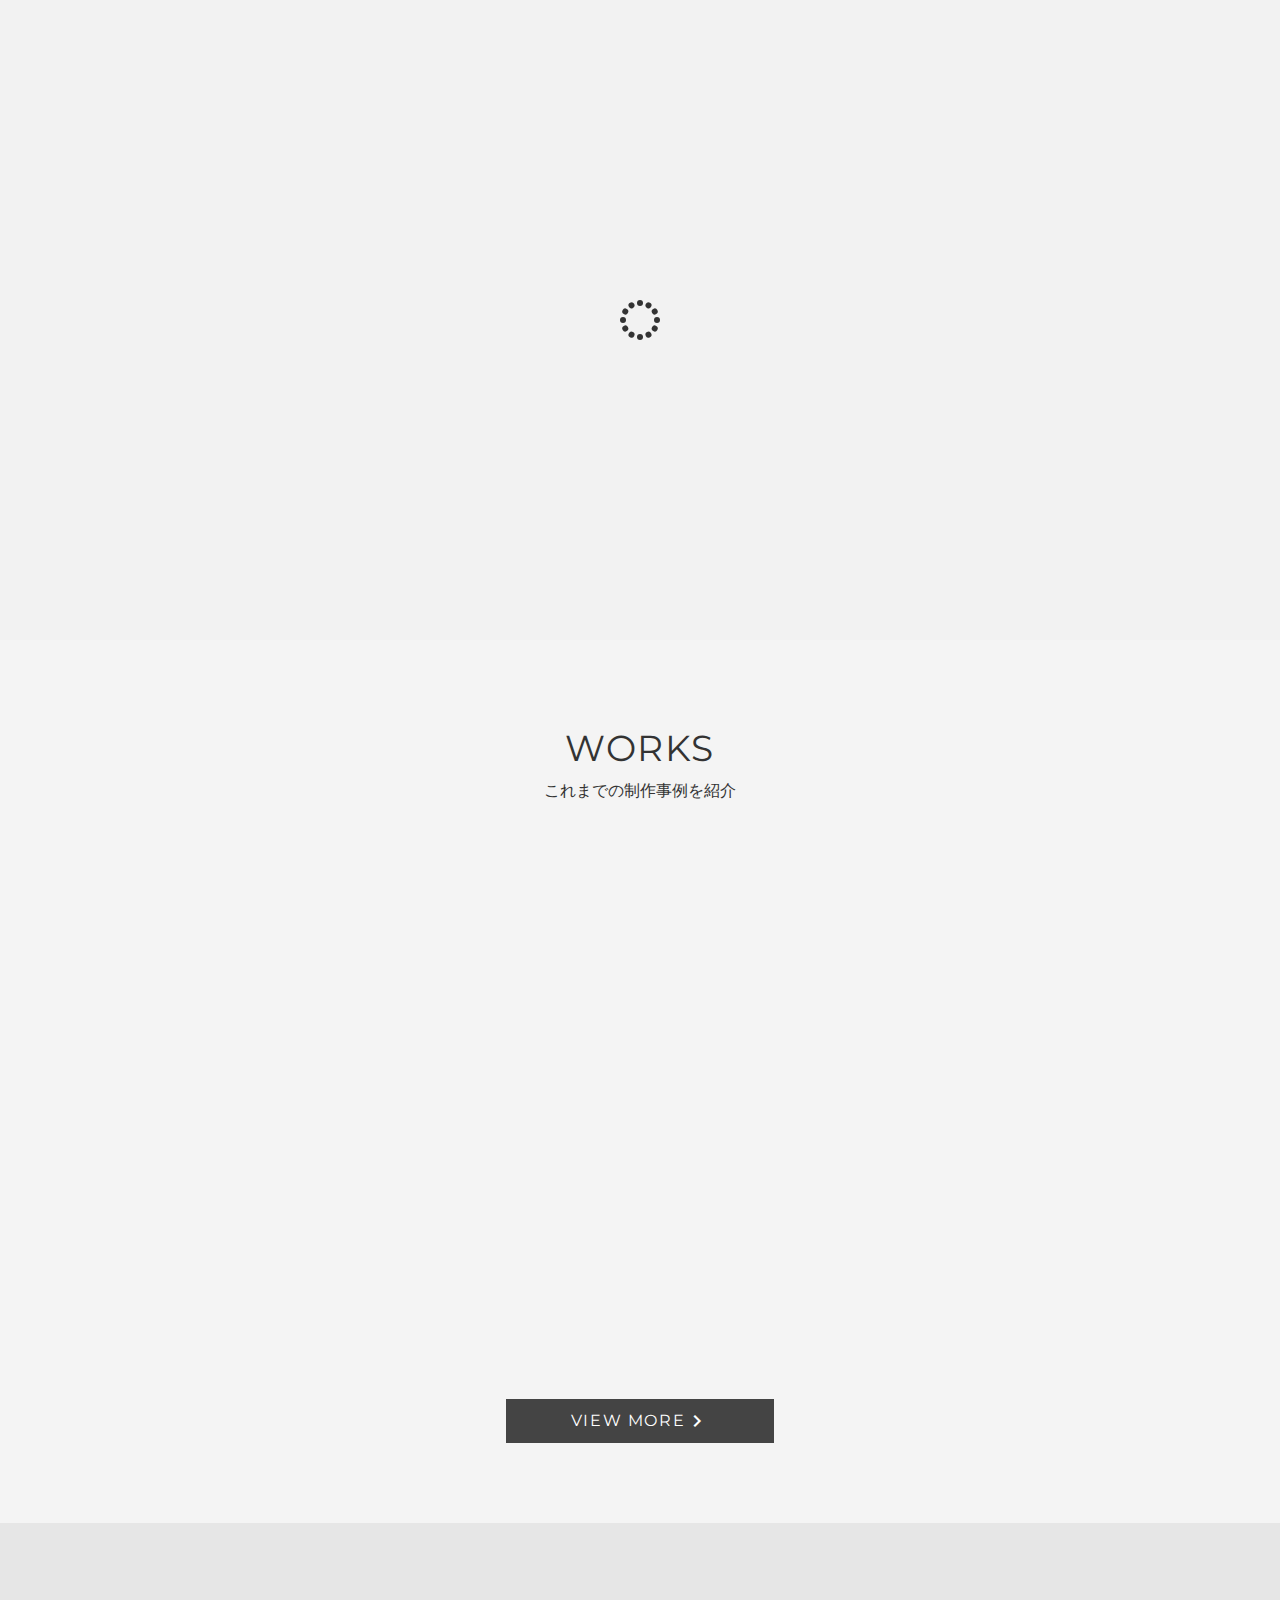
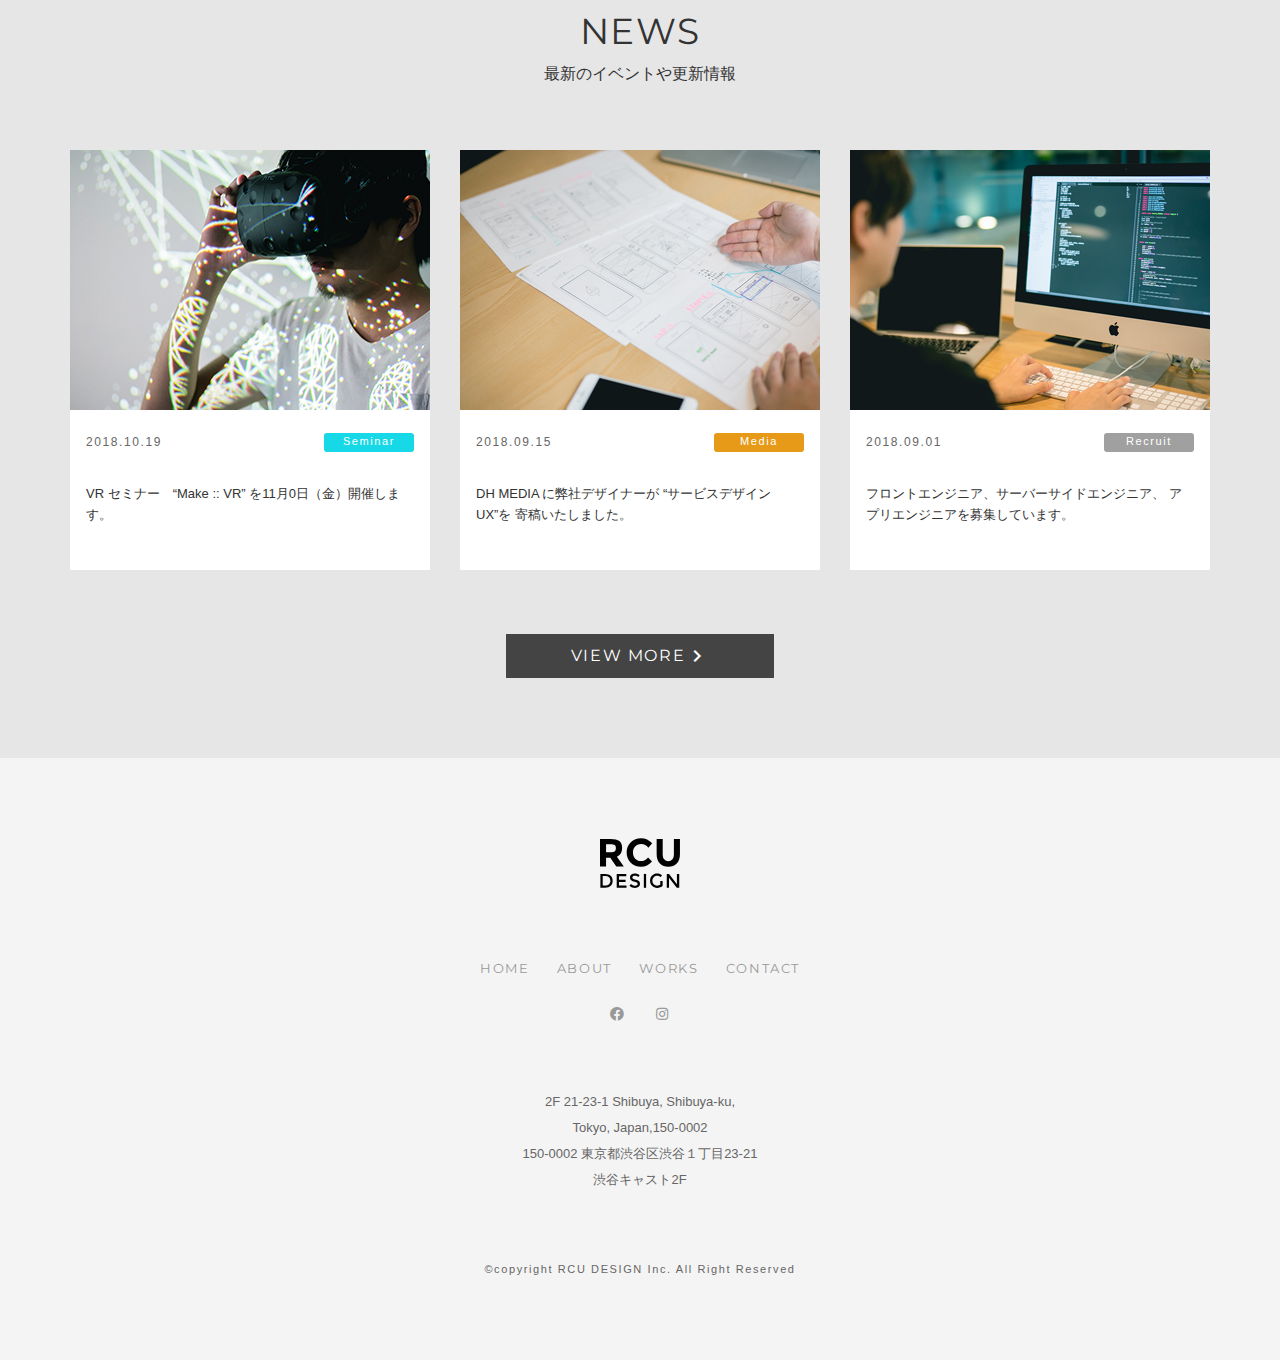
<file: 180821/rcu_js/index.html>
<!DOCTYPE html>
<html lang="ja">
<head>
    <meta charset="UTF-8">
    <title>Home | RCU Design</title>
    <link rel="stylesheet" href="css/reset.css">
    <link rel="stylesheet" href="https://use.fontawesome.com/releases/v5.1.0/css/all.css">
    <link href="https://fonts.googleapis.com/css?family=Montserrat" rel="stylesheet">
    <link href="https://fonts.googleapis.com/icon?family=Material+Icons" rel="stylesheet">
    <link rel="stylesheet" href="css/slick.css">
    <link rel="stylesheet" href="css/slick-theme.css">
    <link rel="stylesheet" href="css/style.css">
</head>
<body>
    <!-- loader -->
    <div class="loader-cotainer">
        <div class="sk-circle">
          <div class="sk-circle1 sk-child"></div>
          <div class="sk-circle2 sk-child"></div>
          <div class="sk-circle3 sk-child"></div>
          <div class="sk-circle4 sk-child"></div>
          <div class="sk-circle5 sk-child"></div>
          <div class="sk-circle6 sk-child"></div>
          <div class="sk-circle7 sk-child"></div>
          <div class="sk-circle8 sk-child"></div>
          <div class="sk-circle9 sk-child"></div>
          <div class="sk-circle10 sk-child"></div>
          <div class="sk-circle11 sk-child"></div>
          <div class="sk-circle12 sk-child"></div>
        </div>
    </div>
    <!-- loader -->

    <header>
        <div class="slider">
            <div class="slide1"></div>
            <div class="slide2"></div>
            <div class="slide3"></div>
        </div>


        <h1><img src="img/rcu_logo.svg" alt="RCU DESIGN"></h1>
        <nav>
            <div class="container">
                <h2><img src="img/rcu_logo.svg" alt="RCU DESIGN"></h2>
                <ul>
                    <li class="current"><a href="#">HOME</a></li>
                    <li><a href="#">ABOUT</a></li>
                    <li><a href="#">WORKS</a></li>
                    <li><a href="#">CONTACT</a></li>
                    <li><a href="#"><i class="fab fa-facebook"></i></a></li>
                    <li><a href="#"><i class="fab fa-instagram"></i></a></li>
                </ul>
            </div>
        </nav>
    </header>

    <section id="works">
        <h2>WORKS</h2>
        <p class="sub-copy">これまでの制作事例を紹介</p>
        <div class="container">
            <section id="graphic">
                <div class="works-bg"></div>
                <h3>GRAPHIC</h3>
            </section>
            <section id="signage-vr">
                <div class="works-bg"></div>
                <h3>SIGNAGE / VR</h3>
            </section>
            <section id="ui-ux">
                <div class="works-bg"></div>
                <h3>UI / UX</h3>
            </section>
        </div>
        <p class="btn"><a href="#">VIEW MORE<i class="material-icons">chevron_right</i></a></p>
    </section>
    <!-- #works -->

    <section id="news">
        <h2>NEWS</h2>
        <p class="sub-copy">最新のイベントや更新情報</p>
        <div class="container">
            <article id="news01">
                <figure>
                    <img src="./img/news01.jpg" alt="VR セミナー">
                </figure>
                <div class="news-data">
                    <time datetime="2018-10-19">2018.10.19</time>
                    <p class="news-category news-category-seminar">Seminar</p>
                </div>
                <h3>VR セミナー　“Make :: VR” を11月0日（金）開催します。</h3>
            </article>
            <article id="news02">
                <figure>
                    <img src="./img/news02.jpg" alt="サービスデザインUX">
                </figure>
                <div class="news-data">
                    <time datetime="2018-09-15">2018.09.15</time>
                    <p class="news-category news-category-media">Media</p>
                </div>
                <h3>DH MEDIA に弊社デザイナーが “サービスデザインUX”を
                寄稿いたしました。</h3>
            </article>
            <article id="news03">
                <figure>
                    <img src="./img/news03.jpg" alt="エンジニア募集">
                </figure>
                <div class="news-data">
                    <time datetime="2018-09-01">2018.09.01</time>
                    <p class="news-category">Recruit</p>
                </div>
                <h3>フロントエンジニア、サーバーサイドエンジニア、
                アプリエンジニアを募集しています。</h3>
            </article>
        </div>
        <p class="btn"><a href="#">VIEW MORE<i class="material-icons">chevron_right</i></a></p>
    </section>
    <!-- #news -->

    <footer>
        <h1><img src="img/rcu_logo.svg" alt="RCU DESIGN"></h1>
        <nav>
            <ul class="footer-nav-global">
                <li><a href="#">HOME</a></li>
                <li><a href="#">ABOUT</a></li>
                <li><a href="#">WORKS</a></li>
                <li><a href="#">CONTACT</a></li>
            </ul>
            <ul class="footer-nav-sns">
                <li><a href="#"><i class="fab fa-facebook"></i></a></li>
                <li><a href="#"><i class="fab fa-instagram"></i></a></li>
            </ul>
        </nav>

        <address>2F 21-23-1 Shibuya, Shibuya-ku,<br>
        Tokyo, Japan,150-0002<br>
        150-0002 東京都渋谷区渋谷１丁目23-21<br>
        渋谷キャスト2F</address>
        <p><small>&copy;copyright RCU DESIGN Inc. All Right Reserved</small></p>
    </footer>

    <div id="overlay">

    </div>



    <script src="js/jquery-3.3.1.min.js"></script>
    <script src="js/slick.min.js"></script>
    <script src="js/main.js"></script>

</body>
</html>
</file>
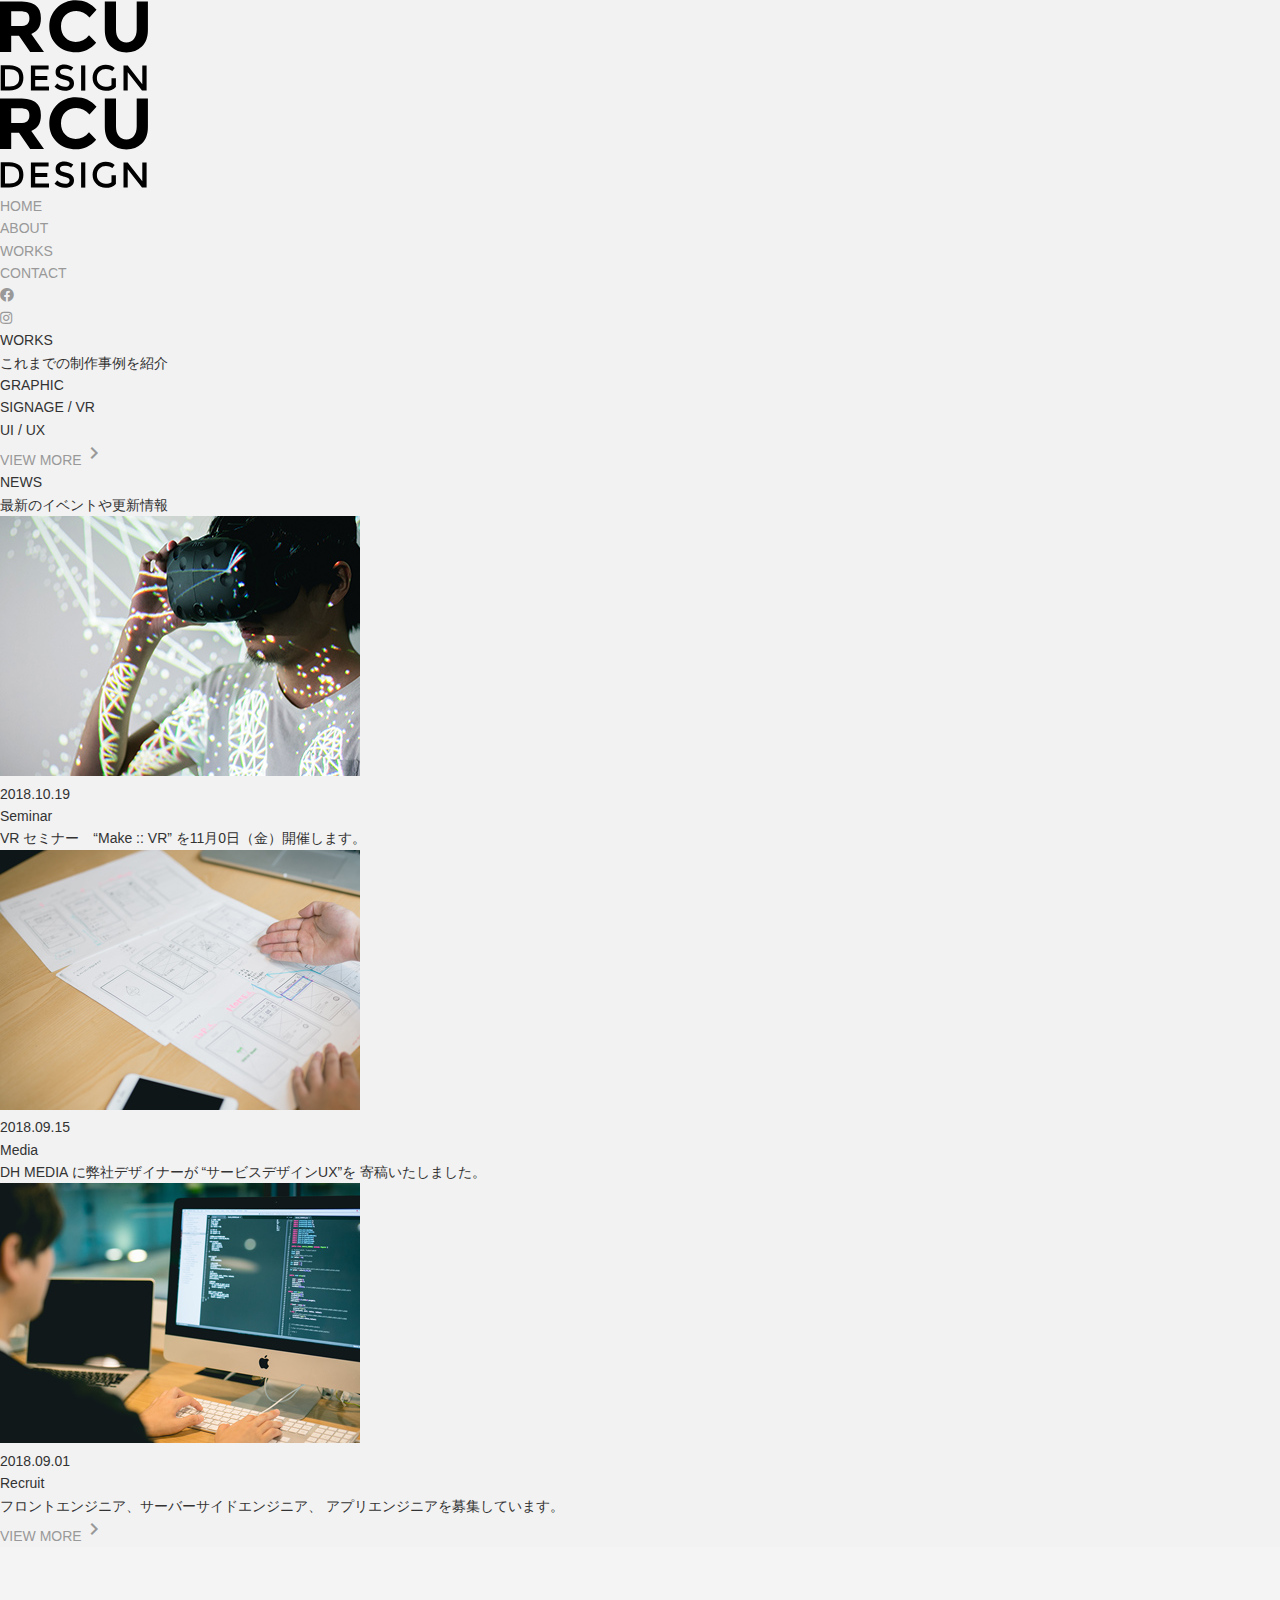
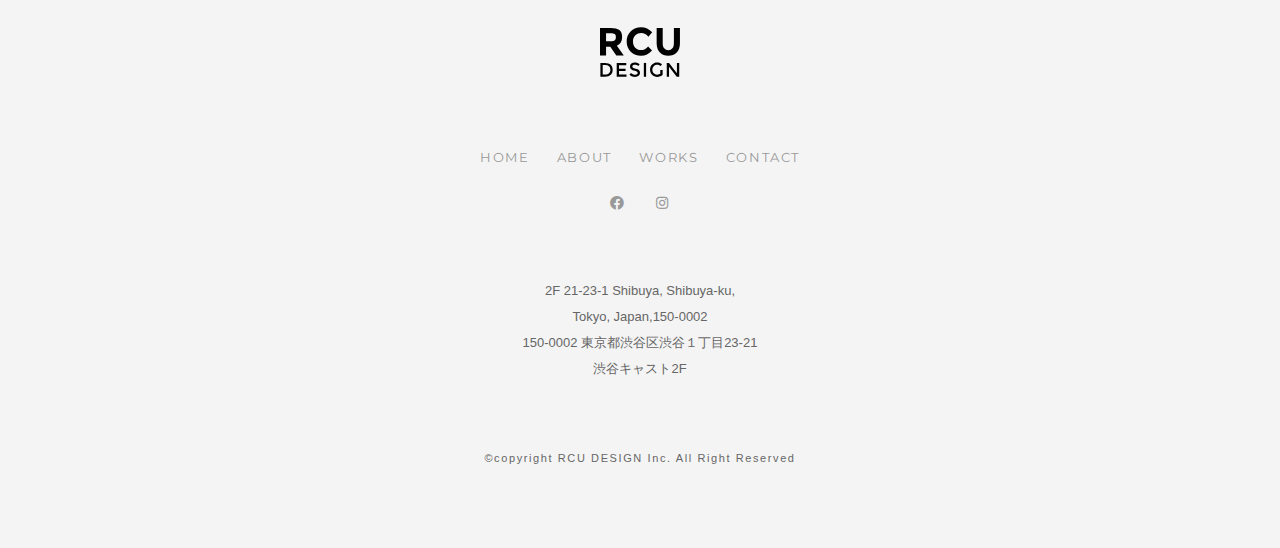
<file: 180821/rcu_mobile/index.html>
<!DOCTYPE html>
<html lang="ja">
<head>
    <meta charset="UTF-8">
    <title>Home | RCU Design</title>
    <link rel="stylesheet" href="css/reset.css">
    <link rel="stylesheet" href="https://use.fontawesome.com/releases/v5.1.0/css/all.css">
    <link href="https://fonts.googleapis.com/css?family=Montserrat" rel="stylesheet">
    <link href="https://fonts.googleapis.com/icon?family=Material+Icons" rel="stylesheet">
    <link rel="stylesheet" href="css/style.css">
</head>
<body>
    <header>
        <h1><img src="img/rcu_logo.svg" alt="RCU DESIGN"></h1>
        <nav>
            <div class="container">
                <h2><img src="img/rcu_logo.svg" alt="RCU DESIGN"></h2>
                <ul>
                    <li class="current"><a href="#">HOME</a></li>
                    <li><a href="#">ABOUT</a></li>
                    <li><a href="#">WORKS</a></li>
                    <li><a href="#">CONTACT</a></li>
                    <li><a href="#"><i class="fab fa-facebook"></i></a></li>
                    <li><a href="#"><i class="fab fa-instagram"></i></a></li>
                </ul>
            </div>
        </nav>
    </header>

    <section id="works">
        <h2>WORKS</h2>
        <p class="sub-copy">これまでの制作事例を紹介</p>
        <div class="container">
            <section id="graphic">
                <h3>GRAPHIC</h3>
            </section>
            <section id="signage-vr">
                <h3>SIGNAGE / VR</h3>
            </section>
            <section id="ui-ux">
                <h3>UI / UX</h3>
            </section>
        </div>
        <p class="btn"><a href="#">VIEW MORE<i class="material-icons">chevron_right</i></a></p>
    </section>
    <!-- #works -->

    <section id="news">
        <h2>NEWS</h2>
        <p class="sub-copy">最新のイベントや更新情報</p>
        <div class="container">
            <article id="news01">
                <figure>
                    <img src="./img/news01.jpg" alt="VR セミナー">
                </figure>
                <div class="news-data">
                    <time datetime="2018-10-19">2018.10.19</time>
                    <p class="news-category news-category-seminar">Seminar</p>
                </div>
                <h3>VR セミナー　“Make :: VR” を11月0日（金）開催します。</h3>
            </article>
            <article id="news02">
                <figure>
                    <img src="./img/news02.jpg" alt="サービスデザインUX">
                </figure>
                <div class="news-data">
                    <time datetime="2018-09-15">2018.09.15</time>
                    <p class="news-category news-category-media">Media</p>
                </div>
                <h3>DH MEDIA に弊社デザイナーが “サービスデザインUX”を
                寄稿いたしました。</h3>
            </article>
            <article id="news03">
                <figure>
                    <img src="./img/news03.jpg" alt="エンジニア募集">
                </figure>
                <div class="news-data">
                    <time datetime="2018-09-01">2018.09.01</time>
                    <p class="news-category">Recruit</p>
                </div>
                <h3>フロントエンジニア、サーバーサイドエンジニア、
                アプリエンジニアを募集しています。</h3>
            </article>
        </div>
        <p class="btn"><a href="#">VIEW MORE<i class="material-icons">chevron_right</i></a></p>
    </section>
    <!-- #news -->

    <footer>
        <h1><img src="img/rcu_logo.svg" alt="RCU DESIGN"></h1>
        <nav>
            <ul class="footer-nav-global">
                <li><a href="#">HOME</a></li>
                <li><a href="#">ABOUT</a></li>
                <li><a href="#">WORKS</a></li>
                <li><a href="#">CONTACT</a></li>
            </ul>
            <ul class="footer-nav-sns">
                <li><a href="#"><i class="fab fa-facebook"></i></a></li>
                <li><a href="#"><i class="fab fa-instagram"></i></a></li>
            </ul>
        </nav>

        <address>2F 21-23-1 Shibuya, Shibuya-ku,<br>
        Tokyo, Japan,150-0002<br>
        150-0002 東京都渋谷区渋谷１丁目23-21<br>
        渋谷キャスト2F</address>
        <p><small>&copy;copyright RCU DESIGN Inc. All Right Reserved</small></p>
    </footer>

    <script src="js/jquery-3.3.1.min.js"></script>
    <script src="js/main.js"></script>

</body>
</html>
</file>
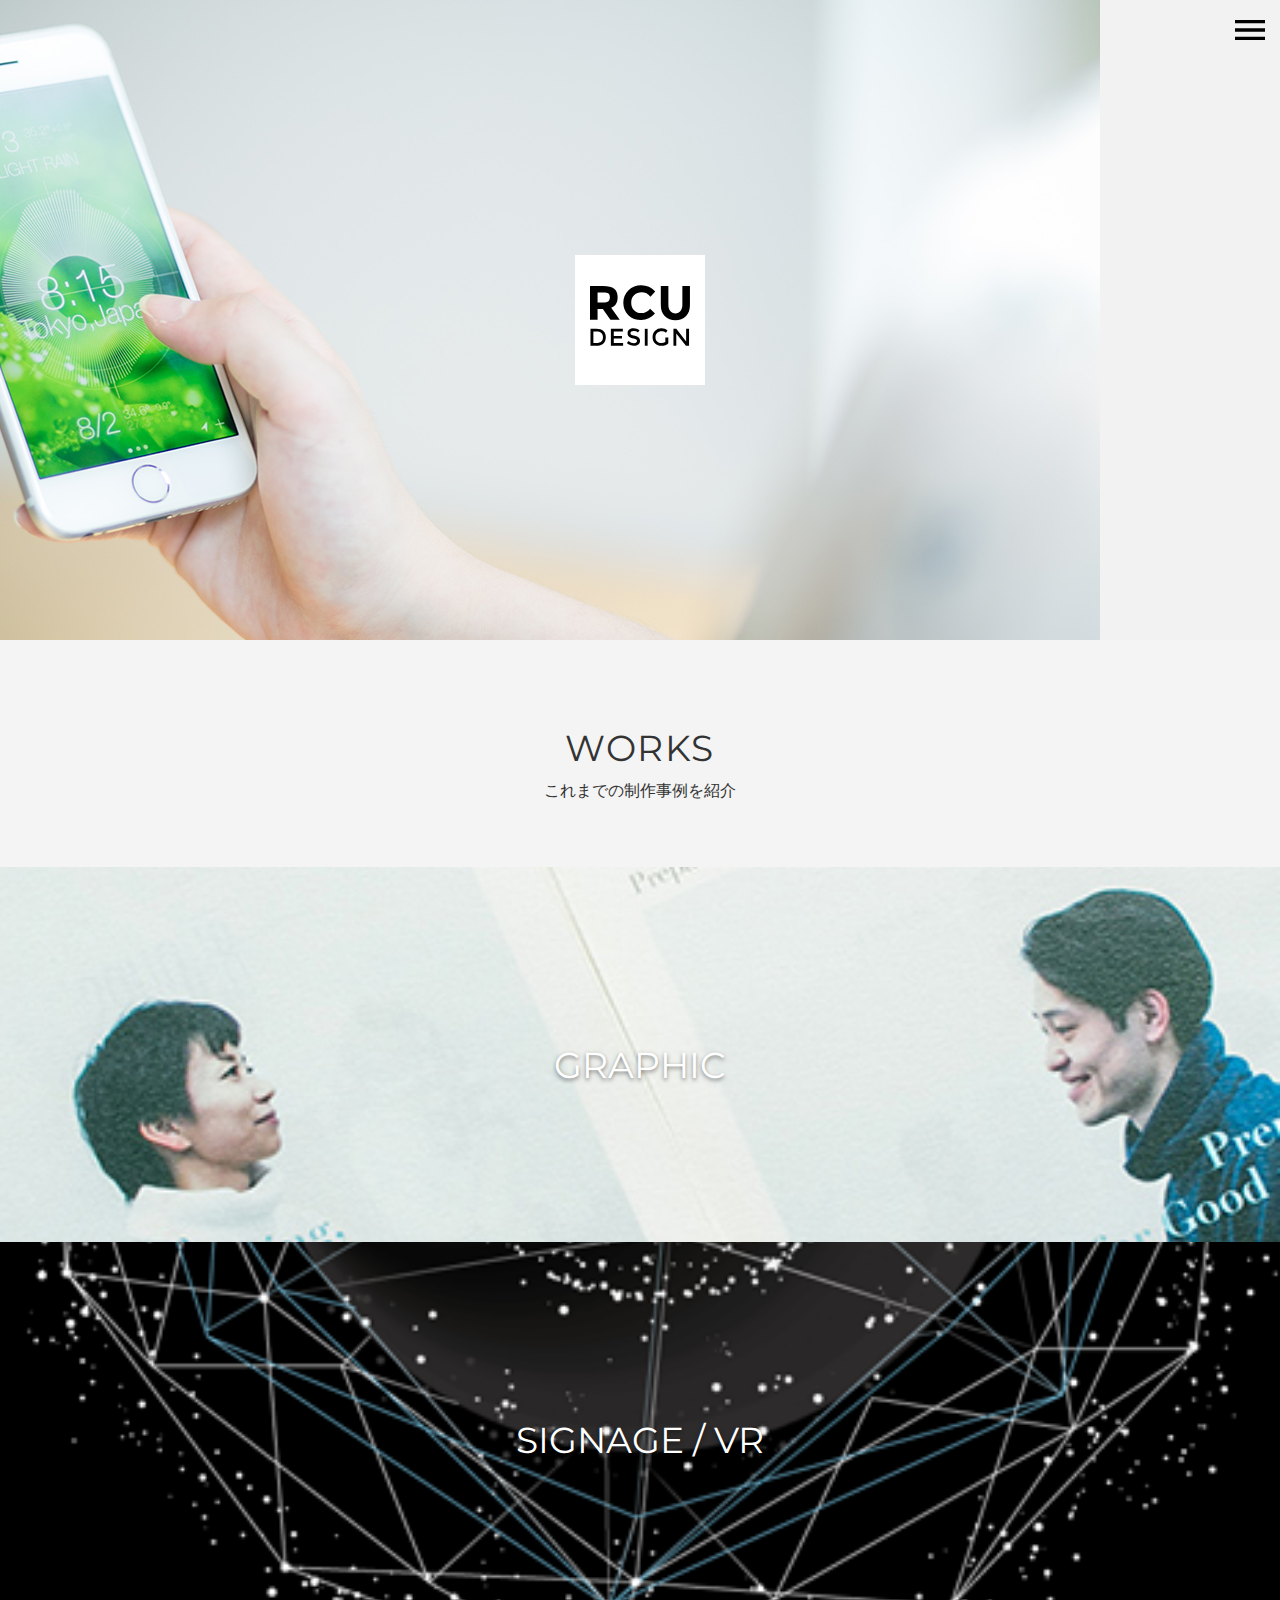
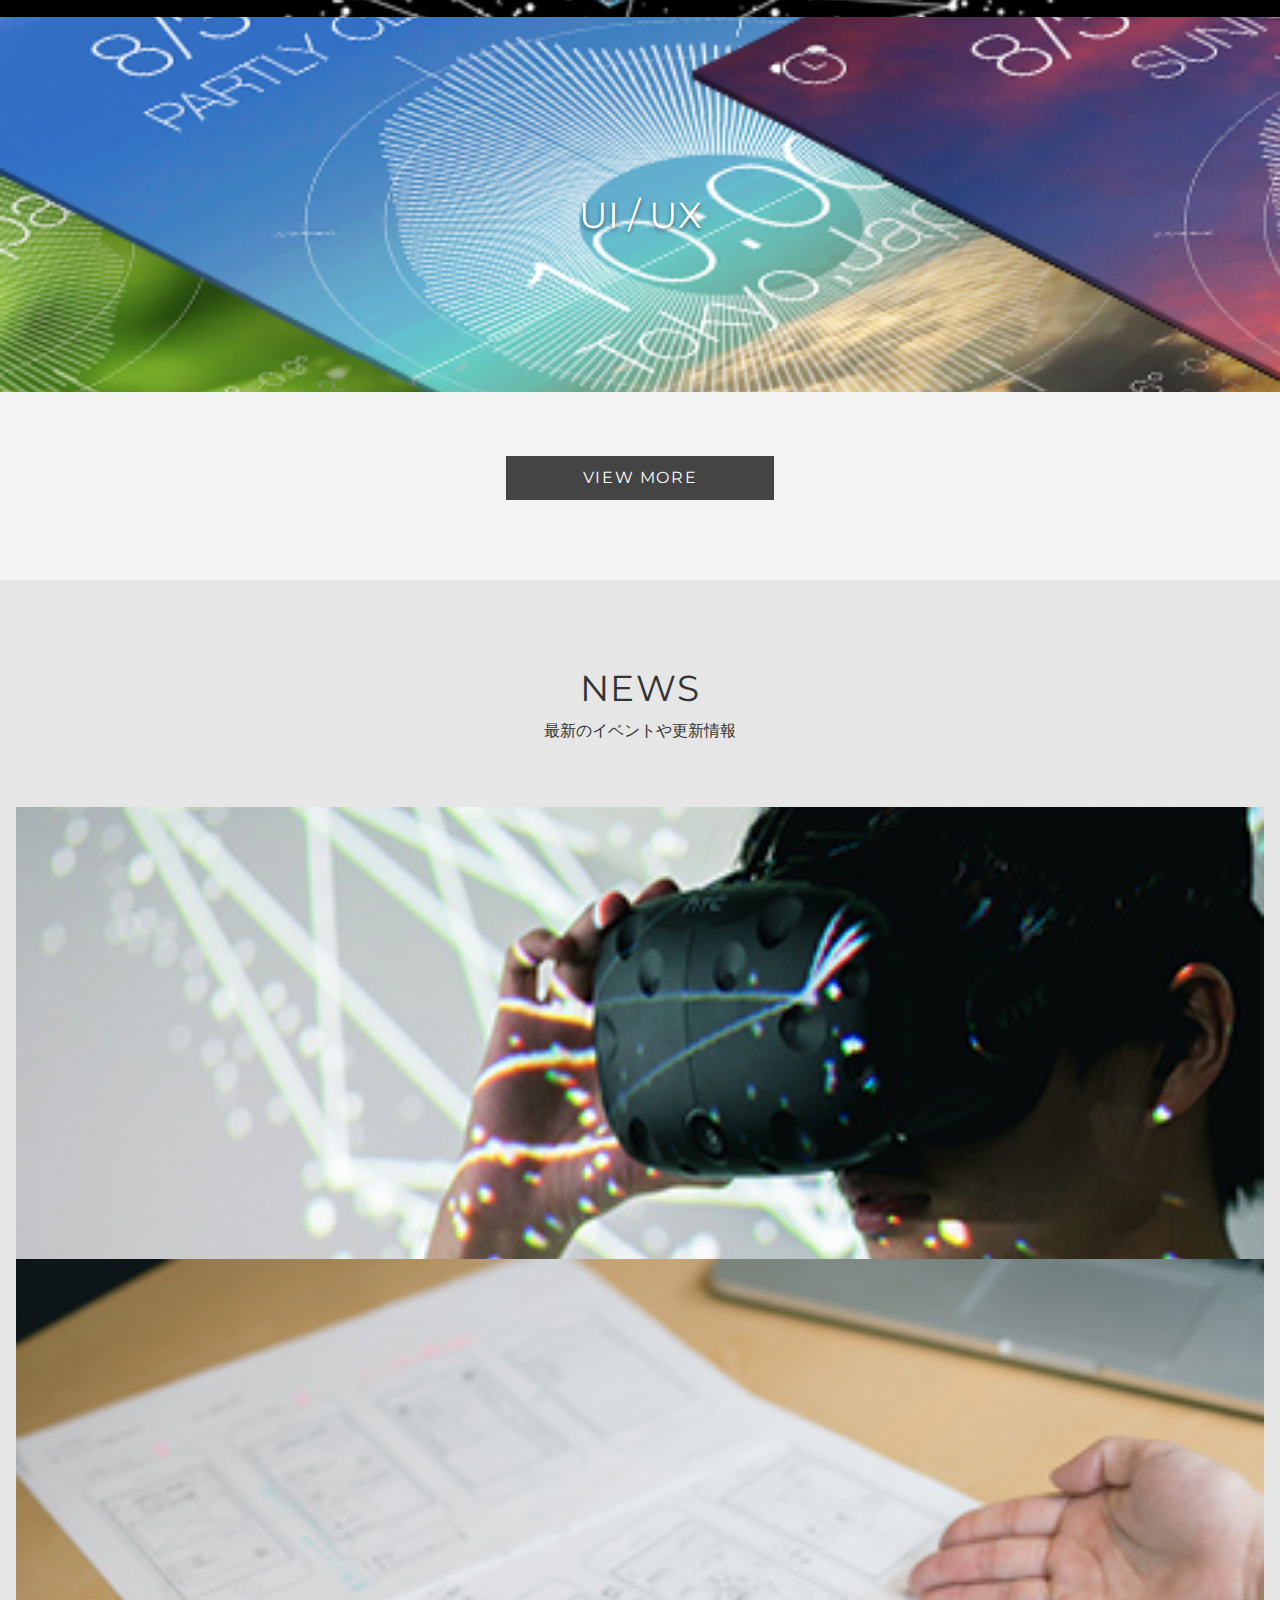
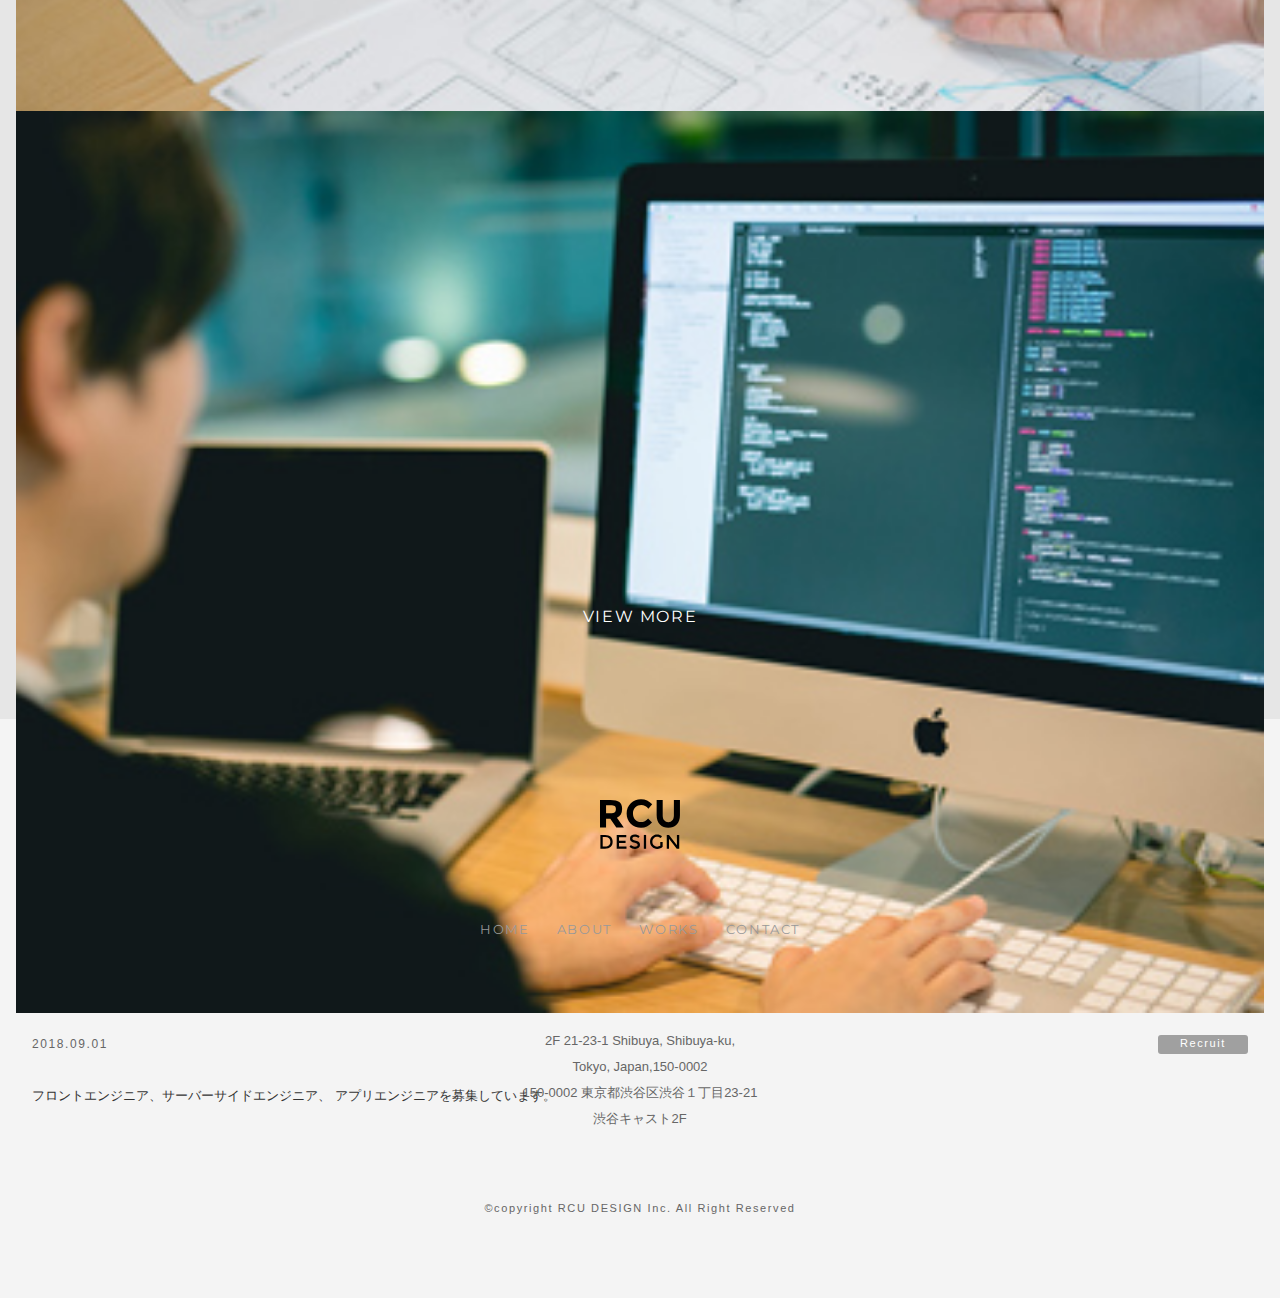
<file: 180821/rcu_mobile/_finish/index.html>
<!DOCTYPE html>
<html lang="ja">
<head>
    <meta charset="UTF-8">
    <meta name="viewport" content="width=device-width, initial-scale=1.0">
    <meta http-equiv="X-UA-Compatible" content="ie=edge">
    <title>Home | RCU Design</title>
    <link rel="stylesheet" href="css/reset.css">
    <link rel="stylesheet" href="https://use.fontawesome.com/releases/v5.1.0/css/all.css" integrity="sha384-lKuwvrZot6UHsBSfcMvOkWwlCMgc0TaWr+30HWe3a4ltaBwTZhyTEggF5tJv8tbt" crossorigin="anonymous">
    <link href="https://fonts.googleapis.com/css?family=Montserrat" rel="stylesheet">
    <link href="https://fonts.googleapis.com/icon?family=Material+Icons"
      rel="stylesheet">
    <link rel="stylesheet" href="css/style.css">
</head>
<body>
    <header>
        <h1><img src="img/rcu_logo.svg" alt="RCU DESIGN"></h1>
        <div class="nav-btn">
            <img src="img/menu.svg" alt="">
        </div>
        <nav>
            <div class="container">
                <h2><img src="img/rcu_logo.svg" alt="RCU DESIGN"></h2>
                <ul>
                    <li class="current"><a href="#">HOME</a></li>
                    <li><a href="#">ABOUT</a></li>
                    <li><a href="#">WORKS</a></li>
                    <li><a href="#">CONTACT</a></li>
                    <li><a href="#"><i class="fab fa-facebook"></i></a></li>
                    <li><a href="#"><i class="fab fa-instagram"></i></a></li>
                </ul>
                <div class="close-btn">
                    <img src="img/close.svg" alt="">
                </div>
            </div>
        </nav>
    </header>

    <section id="works">
        <h2>WORKS</h2>
        <p class="sub-copy">これまでの制作事例を紹介</p>
        <div class="container">
            <section id="graphic">
                <h3>GRAPHIC</h3>
            </section>
            <section id="signage-vr">
                <h3>SIGNAGE / VR</h3>
            </section>
            <section id="ui-ux">
                <h3>UI / UX</h3>
            </section>
        </div>
        <p class="btn"><a href="#">VIEW MORE</a></p>
    </section>
    <!-- #works -->

    <section id="news">
        <h2>NEWS</h2>
        <p class="sub-copy">最新のイベントや更新情報</p>
        <div class="container">
            <article id="news01">
                <figure>
                    <img src="./img/news01.jpg" alt="VR セミナー">
                </figure>
                <div class="news-data">
                    <time datetime="2018-10-19">2018.10.19</time>
                    <p class="news-category news-category-seminar">Seminar</p>
                </div>
                <h3>VR セミナー　“Make :: VR” を11月0日（金）開催します。</h3>
            </article>
            <article id="news02">
                <figure>
                    <img src="./img/news02.jpg" alt="サービスデザインUX">
                </figure>
                <div class="news-data">
                    <time datetime="2018-09-15">2018.09.15</time>
                    <p class="news-category news-category-media">Media</p>
                </div>
                <h3>DH MEDIA に弊社デザイナーが “サービスデザインUX”を
                寄稿いたしました。</h3>
            </article>
            <article id="news03">
                <figure>
                    <img src="./img/news03.jpg" alt="エンジニア募集">
                </figure>
                <div class="news-data">
                    <time datetime="2018-09-01">2018.09.01</time>
                    <p class="news-category">Recruit</p>
                </div>
                <h3>フロントエンジニア、サーバーサイドエンジニア、
                アプリエンジニアを募集しています。</h3>
            </article>
        </div>
        <p class="btn"><a href="#">VIEW MORE</a></p>
    </section>
    <!-- #news -->

    <footer>
        <h1><img src="img/rcu_logo.svg" alt="RCU DESIGN"></h1>
        <nav>
            <ul class="footer-nav-global">
                <li><a href="#">HOME</a></li>
                <li><a href="#">ABOUT</a></li>
                <li><a href="#">WORKS</a></li>
                <li><a href="#">CONTACT</a></li>
            </ul>
            <ul class="footer-nav-sns">
                <li><a href="#"><i class="fab fa-facebook"></i></a></li>
                <li><a href="#"><i class="fab fa-instagram"></i></a></li>
            </ul>
        </nav>

        <address>2F 21-23-1 Shibuya, Shibuya-ku,<br>
        Tokyo, Japan,150-0002<br>
        150-0002 東京都渋谷区渋谷１丁目23-21<br>
        渋谷キャスト2F</address>
        <p><small>&copy;copyright RCU DESIGN Inc. All Right Reserved</small></p>
    </footer>

    <script src="js/jquery-3.3.1.min.js"></script>
    <script src="js/main.js"></script>

</body>
</html>
</file>
<file: 180821/rcu_js/css/style.css>
/* 1 Reset --------------------- */

/* 2 Font ---------------------- */
body{
    font-size: 14px;
    line-height: 1.6;
    font-weight: normal;
    color: #333;
    font-family:-apple-system, BlinkMacSystemFont, "Helvetica Neue", "Yu Gothic", YuGothic, "ヒラギノ角ゴ ProN W3", Hiragino Kaku Gothic ProN, Arial, "メイリオ", Meiryo, sans-serif;
    background-color: #f2f2f2;
}

/* 3 Link ---------------------- */
a:link, a:visited{
    color:#999;
    text-decoration: none;
}
a:hover, a:active{
    color: #ccc;
    text-decoration: none;
}

/* Animation ---------------------- */
.fade-in{
    animation-name: fade-in;
    animation-duration: 1s;
    animation-fill-mode: forwards;
    animation-timing-function: ease;
    animation-iteration-count: 1;
}
@keyframes fade-in {
    0%{
        opacity: 0;
    }
    100%{
        opacity: 1;
    }
}


/* header ---------------------------- */
header{
    width: 100%;
    height: 640px;
    position: relative; /* 相対配置 親の基点 */
    opacity: 0;
    animation-name: fade-in;
    animation-duration: .8s;
    animation-delay: .5s;
    animation-timing-function: ease-out;
    animation-iteration-count: 1;
    animation-fill-mode: forwards;
    /* display: flex; */
    /* justify-content: center; 左右の中央配置 */
    /* align-items: center; 上下の中央配置 */
    overflow: hidden;
    position: relative;
    z-index: 2;
}

.slider{
    width: 100%;
    height: 640px;
    position: absolute;
    left: 0;
    top: 0;
}
.slick-track{
    height: 640px;
}
.slide1{
    background: url(../img/main01.jpg) center center no-repeat;
    background-size: cover;
}
.slide2{
    background: url(../img/main02.jpg) center center no-repeat;
    background-size: cover;
}
.slide3{
    background: url(../img/main03.jpg) center center no-repeat;
    background-size: cover;
}








@keyframes fade-in {
    0%{
        opacity: 0;
    }
    100%{
        opacity: 1;
    }
}
header h1{
    width: 130px;
    height: 130px;
    background-color: #FFF;
    text-align: center;
    position: absolute; /* 絶対配置 子の座標指定 */
    left: calc(50% - 65px);
    top: calc(50% - 65px);
    z-index: 3;
    opacity: 0;
    animation-name: fade-in;
    animation-duration: 1s;
    animation-timing-function: ease-out;
    animation-iteration-count: 1;
    animation-fill-mode: forwards;
    animation-delay: 2s;

}
header h1 img{
    width: 100px;
    height: auto;
    margin-top: 30px;
}
header nav{
    width: 100%;
    height: 64px;
    position: absolute;
    left: 0;
    bottom: 0;
    background-color: rgba(255,255,255,0.8);
    transform: translateY(64px);
    animation-name: nav-up;
    animation-duration: 1s;
    animation-timing-function: ease-out;
    animation-iteration-count: 1;
    animation-fill-mode: forwards;
    animation-delay: 2s;
}

@keyframes nav-up {
    0%{
        transform: translateY(64px);
    }
    100%{
        transform: translateX(0);
    }
}
header nav .container{
    width: 1140px;
    height: 64px;
    margin: 0 auto;
    display: flex;
}
header nav h2{
    width: 60px;
    height: 37px;
    margin-top: 14px;
}
header nav h2 img{
    width: 60px;
    height: auto;
}
header nav ul{
    width: 460px;
    height: 64px;
    display: flex;
    justify-content: space-between;
    margin-left: auto;
}
header nav ul a{
    display: block; /* リンク領域を広げる */
    height: 64px;
    line-height: 4.4;
    padding: 0 8px;
    font-family: 'Montserrat', sans-serif;
    font-size: 15px;
    color: #CCC;
    letter-spacing: 0.1rem;
}
header nav ul li.current a{
    box-sizing: border-box; /* padding と borderがwidthとheightに含まれる */
    border-bottom: 2px #CCC solid;
    color: #CCC;
}


/* loader ------------------------------*/
.loader-cotainer{
    width: 40px;
    height: 40px;
    position: absolute;
    left: calc(50% - 20px);
    top: 300px;
    z-index: 1;
}
.sk-circle {
  margin: 0 auto;
  width: 40px;
  height: 40px;
  position: relative;
}
.sk-circle .sk-child {
  width: 100%;
  height: 100%;
  position: absolute;
  left: 0;
  top: 0;
}
.sk-circle .sk-child:before {
  content: '';
  display: block;
  margin: 0 auto;
  width: 15%;
  height: 15%;
  background-color: #333;
  border-radius: 100%;
  -webkit-animation: sk-circleBounceDelay 1.2s infinite ease-in-out both;
          animation: sk-circleBounceDelay 1.2s infinite ease-in-out both;
}
.sk-circle .sk-circle2 {
  -webkit-transform: rotate(30deg);
      -ms-transform: rotate(30deg);
          transform: rotate(30deg); }
.sk-circle .sk-circle3 {
  -webkit-transform: rotate(60deg);
      -ms-transform: rotate(60deg);
          transform: rotate(60deg); }
.sk-circle .sk-circle4 {
  -webkit-transform: rotate(90deg);
      -ms-transform: rotate(90deg);
          transform: rotate(90deg); }
.sk-circle .sk-circle5 {
  -webkit-transform: rotate(120deg);
      -ms-transform: rotate(120deg);
          transform: rotate(120deg); }
.sk-circle .sk-circle6 {
  -webkit-transform: rotate(150deg);
      -ms-transform: rotate(150deg);
          transform: rotate(150deg); }
.sk-circle .sk-circle7 {
  -webkit-transform: rotate(180deg);
      -ms-transform: rotate(180deg);
          transform: rotate(180deg); }
.sk-circle .sk-circle8 {
  -webkit-transform: rotate(210deg);
      -ms-transform: rotate(210deg);
          transform: rotate(210deg); }
.sk-circle .sk-circle9 {
  -webkit-transform: rotate(240deg);
      -ms-transform: rotate(240deg);
          transform: rotate(240deg); }
.sk-circle .sk-circle10 {
  -webkit-transform: rotate(270deg);
      -ms-transform: rotate(270deg);
          transform: rotate(270deg); }
.sk-circle .sk-circle11 {
  -webkit-transform: rotate(300deg);
      -ms-transform: rotate(300deg);
          transform: rotate(300deg); }
.sk-circle .sk-circle12 {
  -webkit-transform: rotate(330deg);
      -ms-transform: rotate(330deg);
          transform: rotate(330deg); }
.sk-circle .sk-circle2:before {
  -webkit-animation-delay: -1.1s;
          animation-delay: -1.1s; }
.sk-circle .sk-circle3:before {
  -webkit-animation-delay: -1s;
          animation-delay: -1s; }
.sk-circle .sk-circle4:before {
  -webkit-animation-delay: -0.9s;
          animation-delay: -0.9s; }
.sk-circle .sk-circle5:before {
  -webkit-animation-delay: -0.8s;
          animation-delay: -0.8s; }
.sk-circle .sk-circle6:before {
  -webkit-animation-delay: -0.7s;
          animation-delay: -0.7s; }
.sk-circle .sk-circle7:before {
  -webkit-animation-delay: -0.6s;
          animation-delay: -0.6s; }
.sk-circle .sk-circle8:before {
  -webkit-animation-delay: -0.5s;
          animation-delay: -0.5s; }
.sk-circle .sk-circle9:before {
  -webkit-animation-delay: -0.4s;
          animation-delay: -0.4s; }
.sk-circle .sk-circle10:before {
  -webkit-animation-delay: -0.3s;
          animation-delay: -0.3s; }
.sk-circle .sk-circle11:before {
  -webkit-animation-delay: -0.2s;
          animation-delay: -0.2s; }
.sk-circle .sk-circle12:before {
  -webkit-animation-delay: -0.1s;
          animation-delay: -0.1s; }

@-webkit-keyframes sk-circleBounceDelay {
  0%, 80%, 100% {
    -webkit-transform: scale(0);
            transform: scale(0);
  } 40% {
    -webkit-transform: scale(1);
            transform: scale(1);
  }
}

@keyframes sk-circleBounceDelay {
  0%, 80%, 100% {
    -webkit-transform: scale(0);
            transform: scale(0);
  } 40% {
    -webkit-transform: scale(1);
            transform: scale(1);
  }
}




/* works --------------------------------- */
#works{
    width: 100%;
    padding: 80px 0;
    text-align: center;
    background-color: #f4f4f4;
}
#works h2{
    font-size: 36px;
    font-family: 'Montserrat', sans-serif;
    letter-spacing: 0.1rem;
}
.sub-copy{
    font-size: 16px;
    margin-bottom: 64px;
}
#works .container{
    width: 100%;
    height: 468px;
    display: flex;
    /* background-color: #000; */
}
#works section{
    height: 468px;
    /* background-size: cover; */
    flex-grow: 1; /* 比率 */
    opacity: 0;
    position: relative;
    background-color: #000;
}
#graphic{
    animation-delay: 0.5s;
}
#graphic .works-bg{
    background: url(../img/works01.jpg) center center no-repeat;
}
#signage-vr{
    animation-delay: 1s;
}
#signage-vr .works-bg{
    background: url(../img/works02.png) center center no-repeat;
}
#ui-ux{
    animation-delay: 1.5s;
}
#ui-ux .works-bg{
    background: url(../img/works03.png) center center no-repeat;
}
#works section .works-bg{
    width: 100%;
    height: 468px;
    position: absolute;
    left: 0;
    top: 0;
    background-size:cover;
    opacity: 1;
    transition: all 1s ease;
}
#works section .works-bg:hover{
    opacity: 0.2;
}
#works h3{
    font-size: 36px;
    font-family: 'Montserrat', sans-serif;
    color: #FFF;
    text-shadow: 0 2px 4px rgba(0,0,0,0.5);
    position: absolute;
    left: 0;
    top: calc(50% - 18px);
    width: 100%;
    text-align: center;
}

#overlay{
    width: 100vw;
    height: 100vh;
    background-color: rgba(0, 0, 0, 0.9);
    position: fixed;
    left: 0;
    top: 0;
    z-index: 100;
    opacity: 0;
    display: none;
}
.modal{
    position: fixed;
    left: calc(50% - 235px);
    top: calc(50% - 235px);
    width: 470px;
    height: 470px;
}
.modal img{
    width: 470px;
    height: auto;
}





.btn{
    width: 268px;
    height: 44px;
    margin: 64px auto 0;
}
.btn a{
    display: block;
    width: 268px;
    height: 44px;
    background-color: rgba(68,68,68,1);
    font-family: 'Montserrat',sans-serif;
    font-size: 16px;
    color: #FFF;
    letter-spacing: 0.1rem;
    line-height: 2.8;
    transition: all 1s ease-out;
}
.btn a:hover{
    background-color: rgba(255,68,68,0.6);
}
.btn a i{
    transform: translate(0,7px);
    transition: all 1s ease-out;
}
.btn a:hover i{
    transform: translate(30px,7px);
}


/* news ------------------------*/
#news{
    width: 100%;
    padding: 80px 0;
    text-align: center;
    background-color: #e6e6e6;
}
#news h2{
    font-size: 36px;
    font-family: 'Montserrat', sans-serif;
    letter-spacing: 0.1rem;
}
#news .container{
    width: 1140px;
    margin: 0 auto;
    display: flex;
    justify-content: space-between;
}
#news article{
    width: 360px;
    height: 420px;
    background-color: #FFF;
    text-align: left;
}
.news-data{
    padding: 16px;
    display: flex;
}
.news-data time{
    font-size: 12px;
    color: #666;
    letter-spacing: 0.1rem;
}
.news-category{
    width: 90px;
    background-color: #A0A0A0;
    color: #FFF;
    font-size: 11px;
    border-radius: 3px;
    text-align: center;
    letter-spacing: 0.1rem;
    margin-left: auto;
}
.news-category-seminar{
    background-color: #17d8e6;
}
.news-category-media{
    background-color: #e69a17;
}
#news h3{
    padding: 16px;
    font-size: 13px;
}


/* footer ----------------------------- */
footer{
    width: 100%;
    padding: 80px 0;
    background-color: #f4f4f4;
    text-align: center;
}
footer h1 img{
    width: 80px;
    height: auto;
}
footer nav{
    padding: 64px 0;
    letter-spacing: 0.1rem;
}
.footer-nav-global{
    width: 320px;
    margin: 0 auto 24px;
    font-family: 'Montserrat', sans-serif;
    font-size: 13px;
    display: flex;
    justify-content: space-between;
}
.footer-nav-sns{
    width: 60px;
    margin: 0 auto;
    display: flex;
    justify-content: space-between;
}
footer address{
    color:#666;
    font-size: 13px;
    line-height: 2;
    margin-bottom: 64px;
}

footer p small{
    font-size: 11px;
    color: #666;
    letter-spacing: 0.1rem;
}
</file>
<file: 180821/rcu_mobile/css/style.css>
/* 1 Reset --------------------- */

/* 2 Font ---------------------- */
body{
    font-size: 14px;
    line-height: 1.6;
    font-weight: normal;
    color: #333;
    font-family:-apple-system, BlinkMacSystemFont, "Helvetica Neue", "Yu Gothic", YuGothic, "ヒラギノ角ゴ ProN W3", Hiragino Kaku Gothic ProN, Arial, "メイリオ", Meiryo, sans-serif;
    background-color: #f2f2f2;
}

/* 3 Link ---------------------- */
a:link, a:visited{
    color:#999;
    text-decoration: none;
}
a:hover, a:active{
    color: #ccc;
    text-decoration: none;
}

/* header ---------------------------- */


/* works --------------------------------- */


/* news ------------------------*/



/* footer ----------------------------- */
footer{
    width: 100%;
    padding: 80px 0;
    background-color: #f4f4f4;
    text-align: center;
}
footer h1 img{
    width: 80px;
    height: auto;
}
footer nav{
    padding: 64px 0;
    letter-spacing: 0.1rem;
}
.footer-nav-global{
    width: 320px;
    margin: 0 auto 24px;
    font-family: 'Montserrat', sans-serif;
    font-size: 13px;
    display: flex;
    justify-content: space-between;
}
.footer-nav-sns{
    width: 60px;
    margin: 0 auto;
    display: flex;
    justify-content: space-between;
}
footer address{
    color:#666;
    font-size: 13px;
    line-height: 2;
    margin-bottom: 64px;
}

footer p small{
    font-size: 11px;
    color: #666;
    letter-spacing: 0.1rem;
}
</file>
<file: 180821/rcu_mobile/_finish/css/style.css>
/* Reset --------------------- */

/* Font ---------------------- */
body{
    font-size: 14px;
    line-height: 1.6;
    font-weight: normal;
    color: #333;
    font-family:-apple-system, BlinkMacSystemFont, "Helvetica Neue", "Yu Gothic", YuGothic, "ヒラギノ角ゴ ProN W3", Hiragino Kaku Gothic ProN, Arial, "メイリオ", Meiryo, sans-serif;
    background-color: #f2f2f2;
}

/* Link ---------------------- */
a:link, a:visited{
    color:#999;
    text-decoration: none;
}
a:hover, a:active{
    color: #ccc;
    text-decoration: none;
}

/* Animation ---------------------- */
.fade-in{
    animation-name: fade-in;
    animation-duration: 1s;
    animation-fill-mode: forwards;
    animation-timing-function: ease;
    animation-iteration-count: 1;
}
@keyframes fade-in {
    0%{
        opacity: 0;
    }
    100%{
        opacity: 1;
    }
}


/* header ---------------------------- */
header{
    width: 100%;
    height: 640px;
    background: url(../img/main01.jpg) -300px center no-repeat;
    background-size: cover; /* 背景画像の拡大縮小 */
    position: relative; /* 相対配置 親の基点 */
}
header h1{
    width: 130px;
    height: 130px;
    background-color: #FFF;
    text-align: center;
    position: absolute; /* 絶対配置 子の座標指定 */
    left: calc(50% - 65px);
    top: calc(50% - 65px);
}
header h1 img{
    width: 100px;
    height: auto;
    margin-top: 30px;
}
.nav-btn{
    width: 40px;
    height: 40px;
    position: absolute;
    right: 10px;
    top: 10px;
}
.nav-btn img{
    width: 40px;
    height: auto;
}
header nav{
    display: none;
    width: 100%;
    height: 100vh; /* 端末の高さの最大値 */
    background: rgba(255, 255, 255, 0.98);
    position: fixed;
    opacity: 0;
    left: 0;
    top: 0;
    z-index: 200;
}
.close-btn{
    width: 40px;
    height: 40px;
    position: absolute;
    right: 10px;
    top: 10px;
}
.close-btn img{
    width: 40px;
    height: auto;
}
header nav .container{
    width: 100%;
    box-sizing: border-box;
    padding: 80px 0;
}
header nav h2{
    width: 100%;
    text-align: center;
    margin-bottom: 40px;
}
header nav h2 img{
    width: 60px;
    height: auto;
}
header nav ul{
    width: 100%;
    text-align: center;
}
header nav ul a{
    display: block; /* リンク領域を広げる */
    height: 64px;
    line-height: 4.4;
    padding: 0 8px;
    font-family: 'Montserrat', sans-serif;
    font-size: 15px;
    color: #CCC;
    letter-spacing: 0.1rem;
}
header nav ul li.current a{
    box-sizing: border-box; /* padding と borderがwidthとheightに含まれる */
    color: #CCC;
}


/* works --------------------------------- */
#works{
    width: 100%;
    padding: 80px 0;
    text-align: center;
    background-color: #f4f4f4;
}
#works h2{
    font-size: 36px;
    font-family: 'Montserrat', sans-serif;
    letter-spacing: 0.1rem;
}
.sub-copy{
    font-size: 16px;
}
#works .container{
    width: 100%;
    padding: 64px 0;
}
#works section{
    width: 100%;
    height: 375px;
    background-size: cover;
    position: relative;
}
#graphic{
    background: url(../img/works01.jpg) center center no-repeat;
}
#signage-vr{
    background: url(../img/works02.png) center center no-repeat;
}
#ui-ux{
    background: url(../img/works03.png) center center no-repeat;
}
#works h3{
    font-size: 36px;
    font-family: 'Montserrat', sans-serif;
    color: #FFF;
    position: absolute;
    left: 0;
    top: calc(50% - 18px);
    width: 100%;
    text-shadow: 0 2px 4px rgba(0,0,0,0.5);
}
.btn{
    width: 268px;
    height: 44px;
    margin: 0 auto 0;
}
.btn a{
    display: block;
    width: 268px;
    height: 44px;
    background-color: rgba(68,68,68,1);
    font-family: 'Montserrat',sans-serif;
    font-size: 16px;
    color: #FFF;
    letter-spacing: 0.1rem;
    line-height: 2.8;
    transition: all 1s ease-out;
}
.btn a:hover{
    background-color: rgba(255,68,68,0.6);
}

/* news ------------------------*/
#news{
    width: 100%;
    padding: 80px 0;
    text-align: center;
    background-color: #e6e6e6;
}
#news h2{
    font-size: 36px;
    font-family: 'Montserrat', sans-serif;
    letter-spacing: 0.1rem;
}
#news .container{
    width: 100%;
    margin: 64px auto;
    padding: 0 16px;
    box-sizing: border-box;
}
#news article{
    width: 100%;
    height: 420px;
    background-color: #FFF;
    text-align: left;
    margin-bottom: 32px;

}
#news article figure{
    width: 100%;
}
#news article figure img{
    width: 100%;
}
.news-data{
    padding: 16px;
    display: flex;
}
.news-data time{
    font-size: 12px;
    color: #666;
    letter-spacing: 0.1rem;
}
.news-category{
    width: 90px;
    background-color: #A0A0A0;
    color: #FFF;
    font-size: 11px;
    border-radius: 3px;
    text-align: center;
    letter-spacing: 0.1rem;
    margin-left: auto;
}
.news-category-seminar{
    background-color: #17d8e6;
}
.news-category-media{
    background-color: #e69a17;
}
#news h3{
    padding: 16px;
    font-size: 13px;
}


/* footer ----------------------------- */
footer{
    width: 100%;
    padding: 80px 0;
    background-color: #f4f4f4;
    text-align: center;
}
footer h1 img{
    width: 80px;
    height: auto;
}
footer nav{
    padding: 64px 0;
    letter-spacing: 0.1rem;
}
.footer-nav-global{
    width: 320px;
    margin: 0 auto 24px;
    font-family: 'Montserrat', sans-serif;
    font-size: 13px;
    display: flex;
    justify-content: space-between;
}
.footer-nav-sns{
    width: 60px;
    margin: 0 auto;
    display: flex;
    justify-content: space-between;
}
footer address{
    color:#666;
    font-size: 13px;
    line-height: 2;
    margin-bottom: 64px;
}
footer p small{
    font-size: 11px;
    color: #666;
    letter-spacing: 0.1rem;
}
</file>
